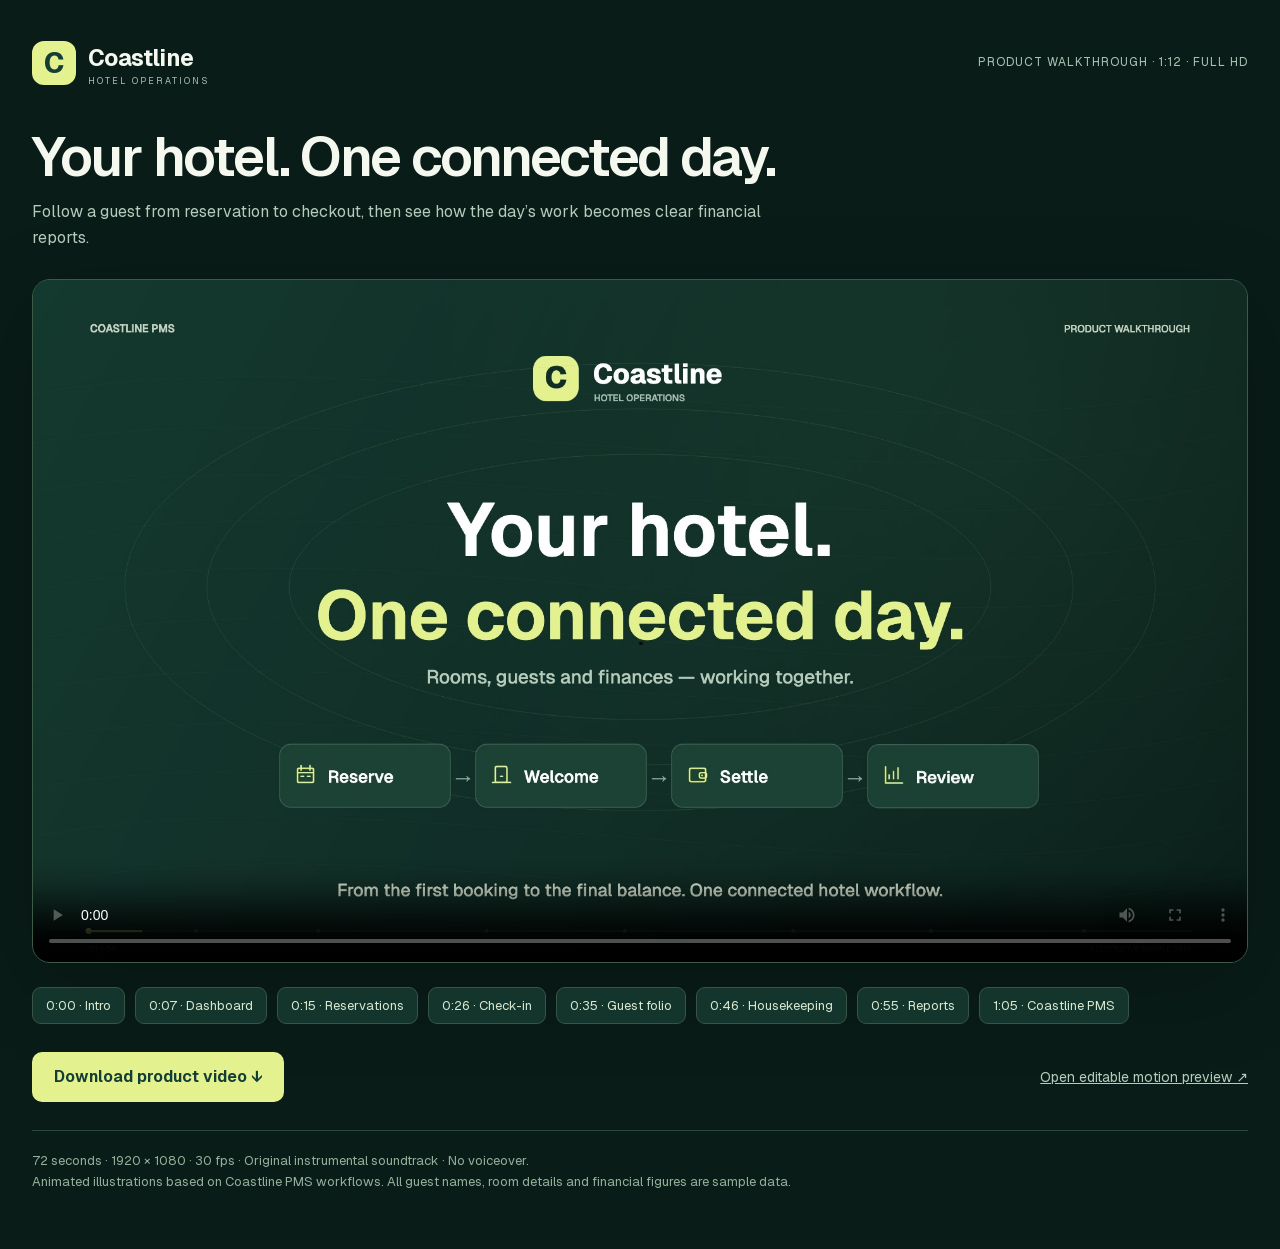
<file: public/product-video/index.html>
<!doctype html>
<html lang="en"><head><meta charset="utf-8"><meta name="viewport" content="width=device-width,initial-scale=1"><meta name="theme-color" content="#102d26"><title>Coastline PMS — Product video</title>
<style>
@font-face{font-family:Geist;src:url('./geist.woff2');font-display:swap}*{box-sizing:border-box}body{margin:0;background:#091c18;color:#f4f8ef;font:16px/1.6 Geist,system-ui,sans-serif}main{max-width:1320px;margin:0 auto;padding:40px 32px 56px}.top{display:flex;align-items:center;justify-content:space-between;gap:20px}.brand{display:flex;align-items:center;gap:12px}.mark{display:grid;place-items:center;background:#e3f18e;color:#133d35;border-radius:12px;width:44px;height:44px;font-size:28px;font-weight:750}.brand strong{font-size:23px;letter-spacing:-.6px}.brand small{display:block;line-height:1;font-size:9px;letter-spacing:2px;color:#a7c2b2}.meta{font-size:12px;color:#a7c2b2;letter-spacing:1px}h1{font-size:clamp(32px,5vw,55px);line-height:1.12;letter-spacing:-2px;margin:40px 0 12px;font-weight:600}p{color:#b5cbbb;max-width:760px;margin:0 0 28px}.player{background:#102d26;border:1px solid #3b5b47;border-radius:18px;overflow:hidden;box-shadow:0 24px 90px #0003}video{display:block;width:100%;aspect-ratio:16/9}nav{display:flex;gap:10px;flex-wrap:wrap;margin:24px 0}.chapter{border:1px solid #385444;color:#d9e8d2;background:#14352b;border-radius:9px;padding:9px 13px;cursor:pointer;font:13px Geist,system-ui}.chapter:hover,.chapter[aria-current=true]{background:#e3f18e;color:#133d35;border-color:#e3f18e}button:focus-visible,a:focus-visible{outline:3px solid #e3f18e;outline-offset:5px}.actions{display:flex;align-items:center;justify-content:space-between;gap:18px;margin:28px 0}.download{background:#e3f18e;color:#133d35;text-decoration:none;border-radius:10px;padding:12px 22px;font-weight:650}.source{color:#b5cbbb;text-decoration:underline;font-size:14px}.note{border-top:1px solid #2c4a39;padding-top:20px;font-size:13px;color:#94b09c;max-width:none;margin-bottom:0}@media(max-width:640px){main{padding:24px 16px}.meta{display:none}h1{letter-spacing:-1px}.actions{align-items:flex-start;flex-direction:column}}
</style></head><body><main><header class="top"><div class="brand"><div class="mark">C</div><div><strong>Coastline</strong><small>HOTEL OPERATIONS</small></div></div><span class="meta">PRODUCT WALKTHROUGH · 1:12 · FULL HD</span></header><h1>Your hotel. One connected day.</h1><p>Follow a guest from reservation to checkout, then see how the day’s work becomes clear financial reports.</p><div class="player"><video id="video" controls playsinline preload="metadata" poster="./poster.jpg" aria-label="Coastline PMS animated product walkthrough" aria-describedby="video-note"><source src="./coastline-pms-product-video.mp4" type="video/mp4"><track src="./captions.vtt" kind="captions" srclang="en" label="English">Your browser cannot play this video. Use the MP4 download below.</video></div><nav aria-label="Video chapters"></nav><div class="actions"><a class="download" href="./coastline-pms-product-video.mp4" download>Download product video ↓</a><a class="source" href="./composition.html">Open editable motion preview ↗</a></div><p class="note" id="video-note">72 seconds · 1920 × 1080 · 30 fps · Original instrumental soundtrack · No voiceover.<br>Animated illustrations based on Coastline PMS workflows. All guest names, room details and financial figures are sample data.</p></main><script>
const video=document.getElementById('video'),nav=document.querySelector('nav');
const chapters=[[0,'Intro'],[7,'Dashboard'],[15,'Reservations'],[26,'Check-in'],[35,'Guest folio'],[46,'Housekeeping'],[55,'Reports'],[65,'Coastline PMS']];
chapters.forEach(([start,label],i)=>{const button=document.createElement('button');button.className='chapter';button.textContent=String(Math.floor(start/60))+':'+String(start%60).padStart(2,'0')+' · '+label;button.setAttribute('aria-label','Play '+label+' chapter');button.onclick=()=>{video.currentTime=start;video.play().catch(()=>{})};nav.appendChild(button)});
video.addEventListener('timeupdate',()=>{const current=chapters.findLastIndex(([start])=>video.currentTime>=start);[...nav.children].forEach((b,i)=>b.setAttribute('aria-current',String(i===current)))});
</script></body></html>
</file>
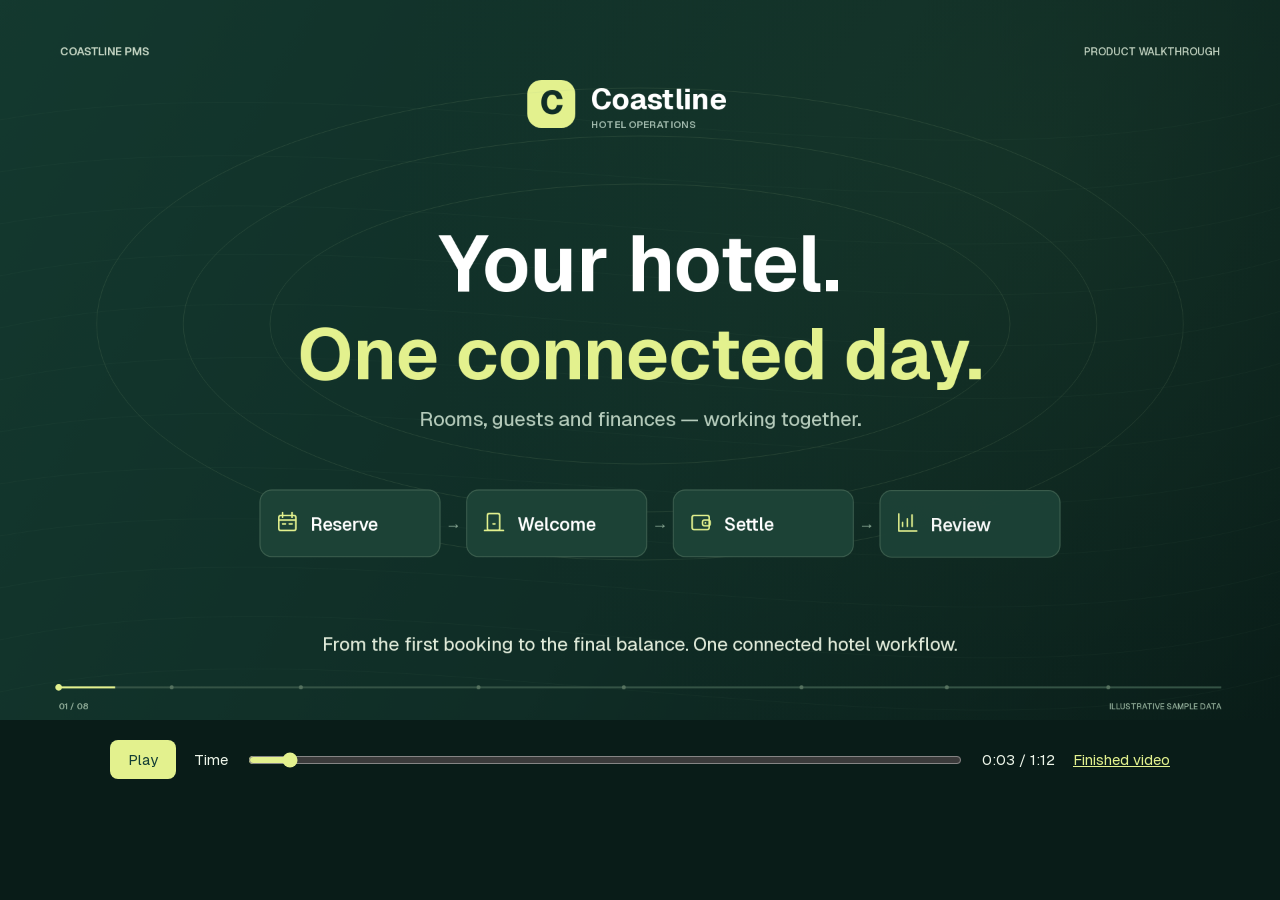
<file: public/product-video/composition.html>
<!doctype html>
<html lang="en"><head><meta charset="utf-8"><meta name="viewport" content="width=device-width,initial-scale=1"><title>Coastline PMS — Motion composition</title>
<style>@font-face{font-family:Geist;src:url('./geist.woff2')}*{box-sizing:border-box}body{margin:0;background:#091c18;color:#edf5e9;font:15px Geist,system-ui,sans-serif}canvas{display:block;width:100%;max-height:calc(100vh - 90px);object-fit:contain}nav{max-width:1100px;margin:20px auto;display:flex;align-items:center;gap:18px;padding:0 20px}button{background:#e3f18e;border:0;border-radius:8px;padding:10px 18px;font:inherit;color:#133d35;cursor:pointer}input{flex:1;accent-color:#e3f18e}a{color:#e3f18e}body.render canvas{width:1920px;height:1080px;max-height:none}body.render nav{display:none}</style></head>
<body><canvas id="film" width="1920" height="1080" aria-label="Animated walkthrough of Coastline PMS. Illustrative sample data."></canvas><nav><button id="play">Play</button><label for="scrub">Time</label><input id="scrub" type="range" min="0" max="72" step="0.1" value="3.5"><output id="time">0:03 / 1:12</output><a href="./index.html">Finished video</a></nav><script src="./film.js"></script></body></html>
</file>
